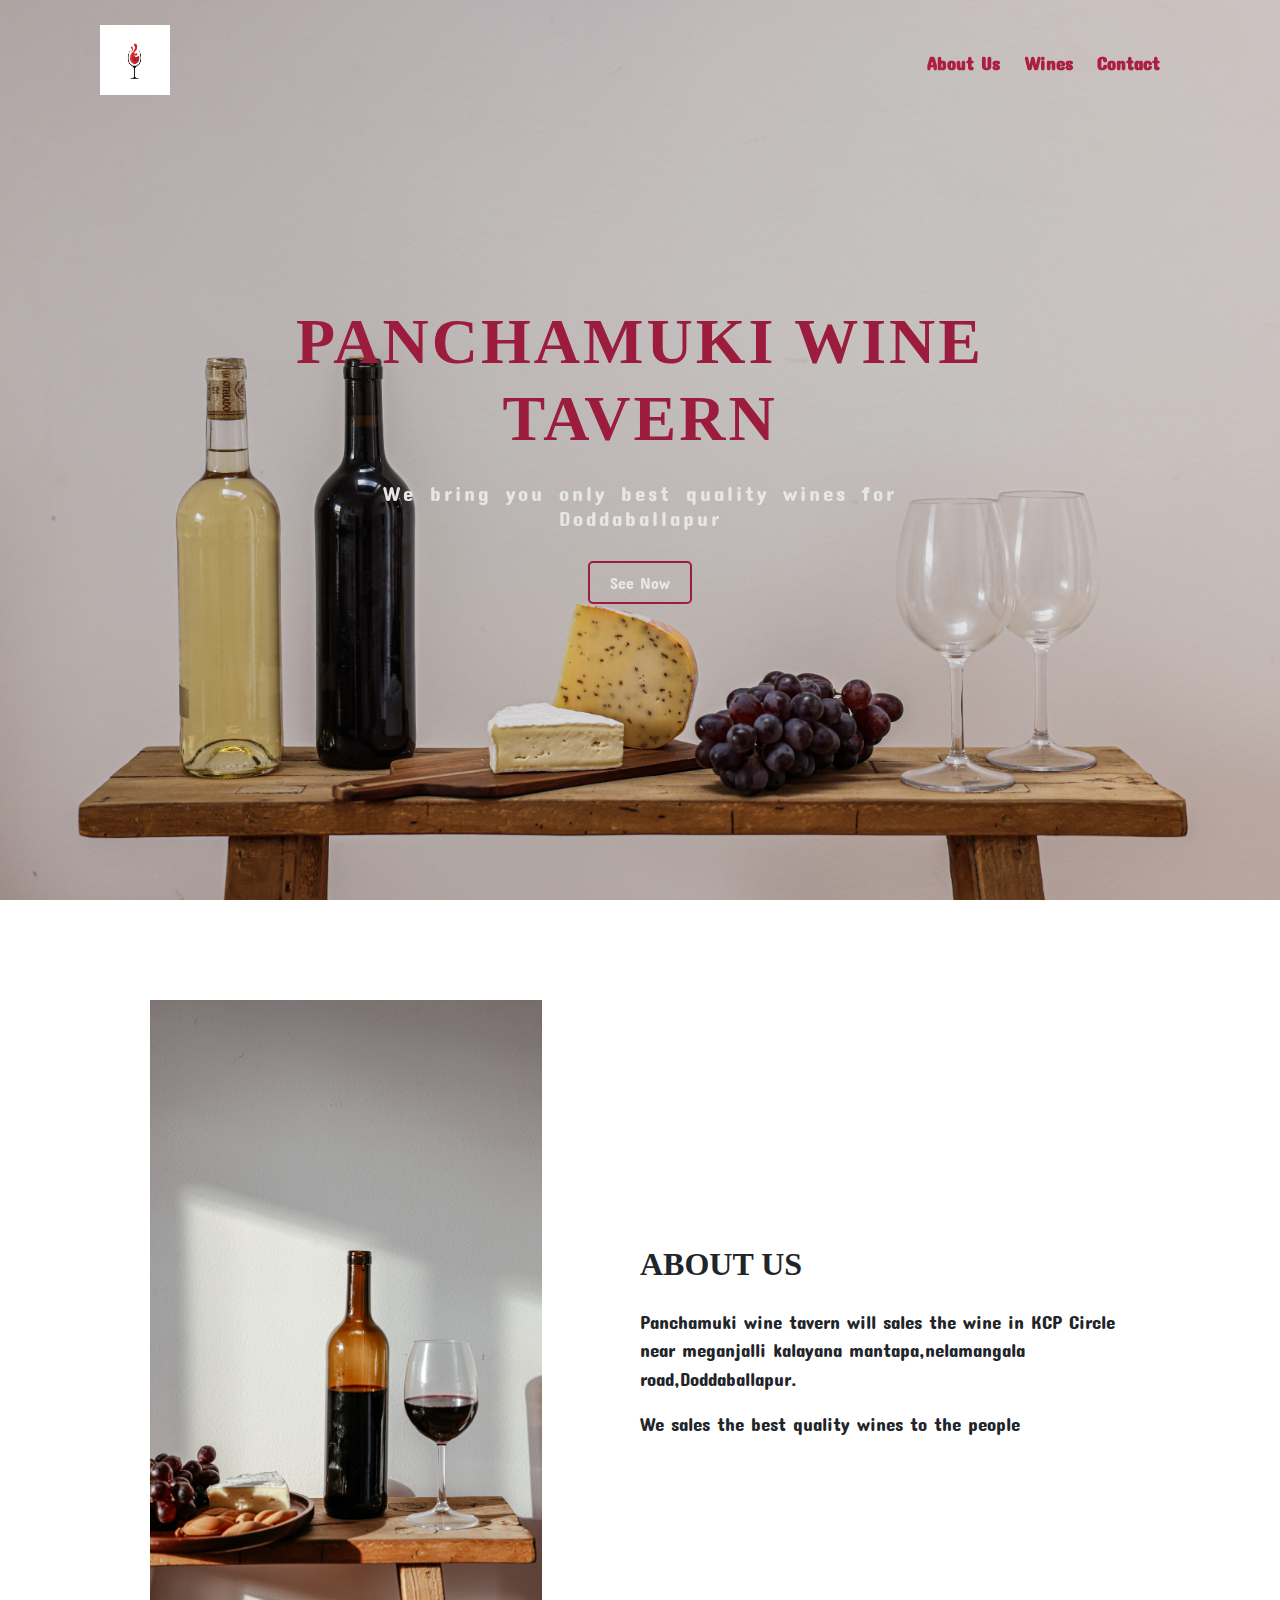
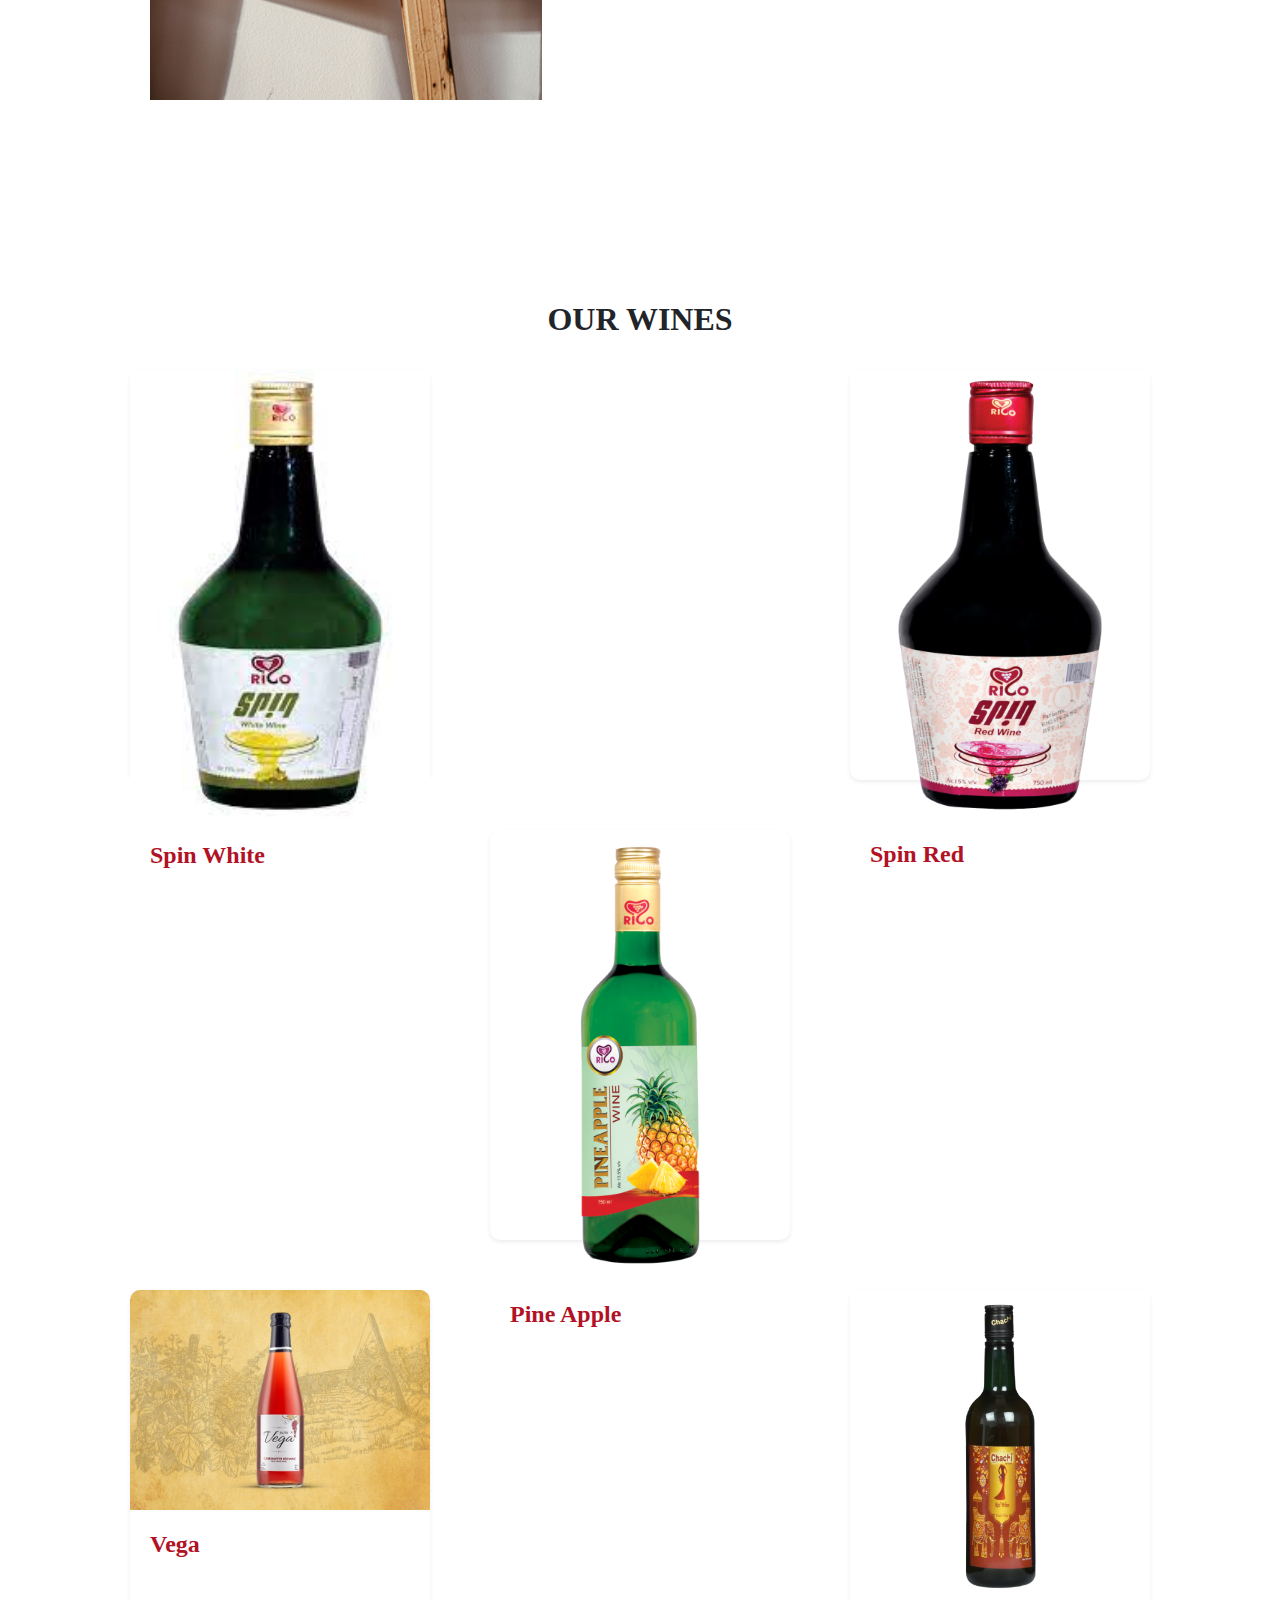
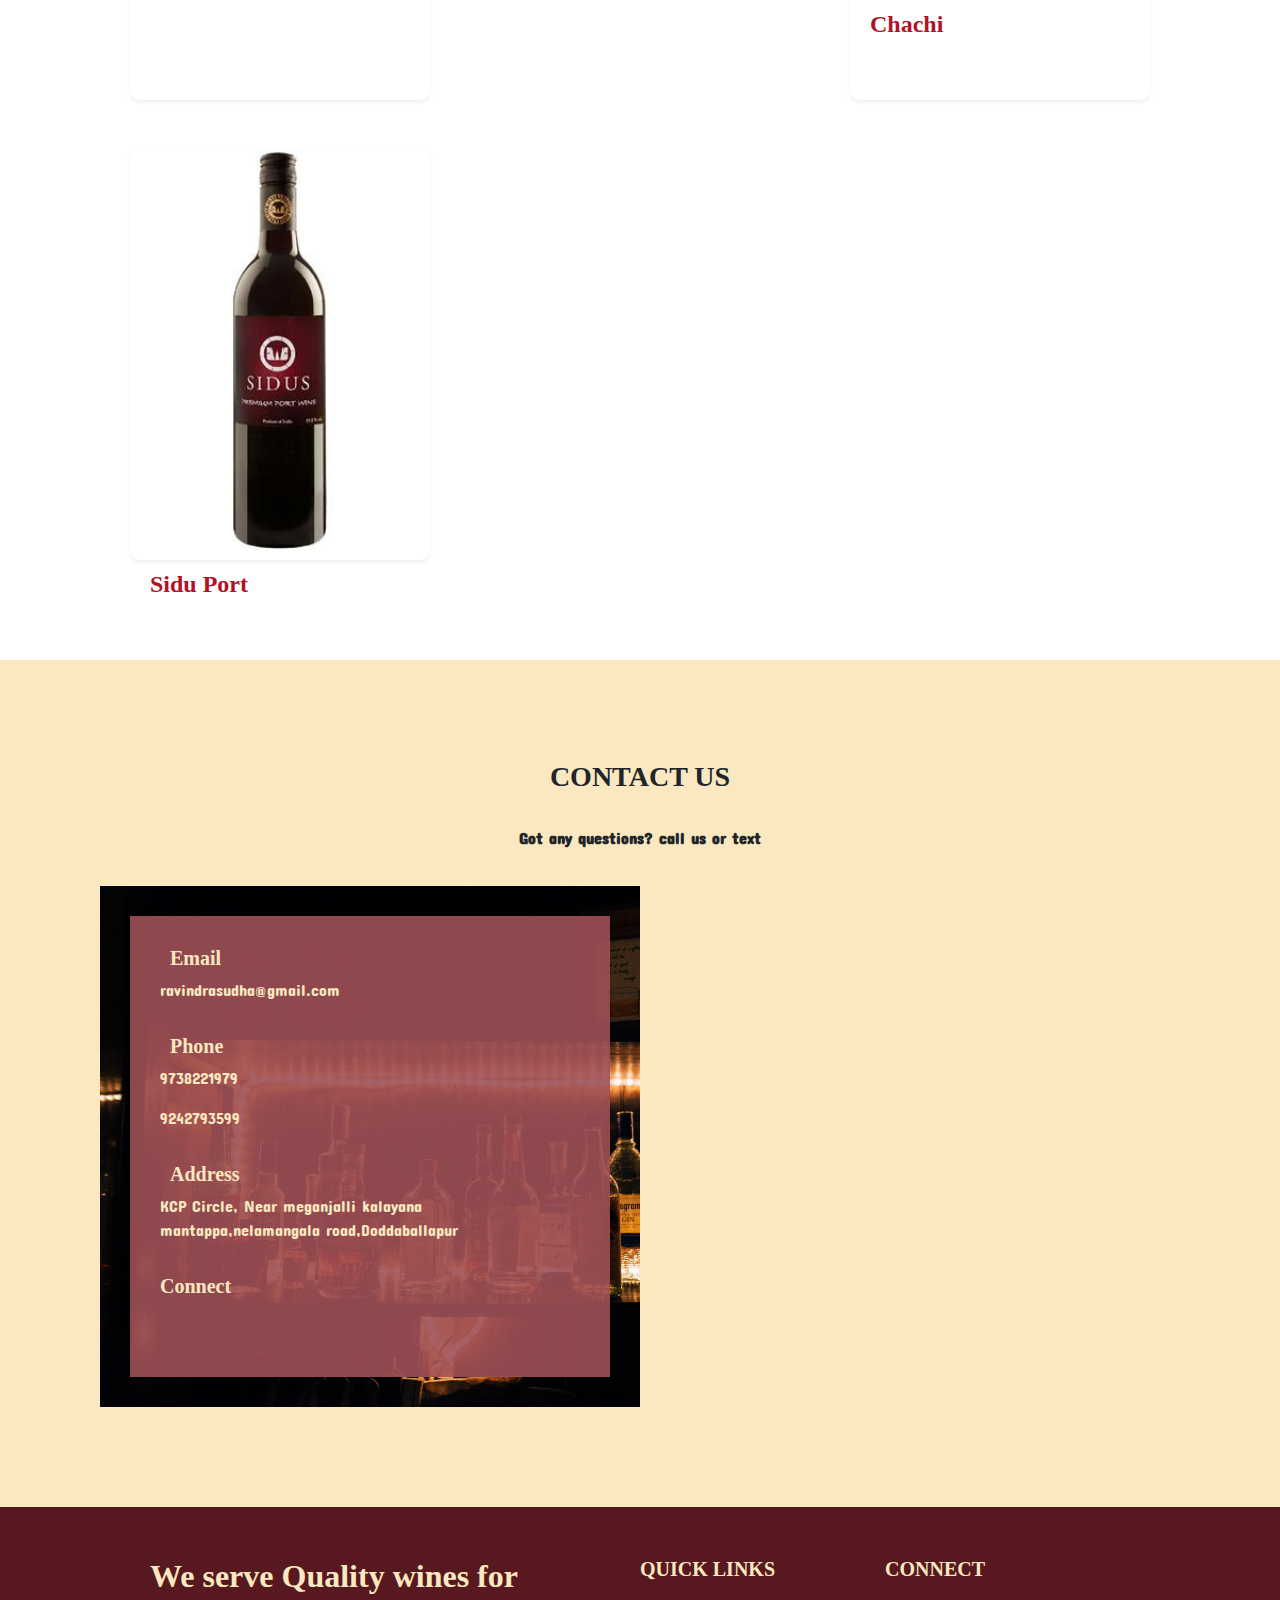
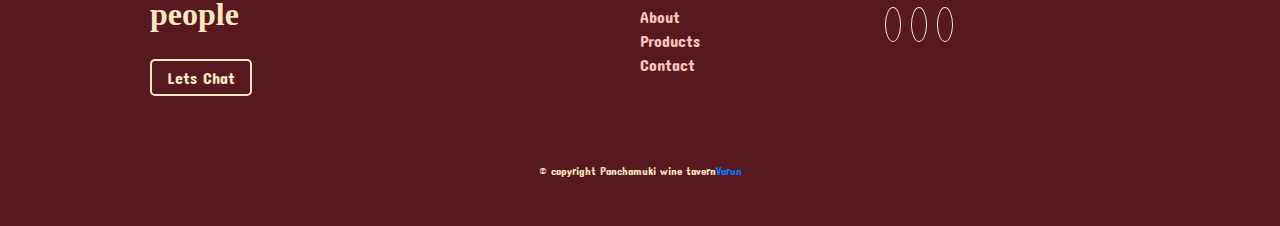
<file: panchamuki/index.html>
<!doctype html>
<html lang="en">
	<head>
		<title>PANCHAMUKI WINE TAVERN</title>
		<!-- Required meta tags -->
		<meta charset="utf-8">
		<meta name="viewport" content="width=device-width, initial-scale=1, shrink-to-fit=no">


		<!-- Bootstrap CSS -->
		<link rel="stylesheet" href="https://stackpath.bootstrapcdn.com/bootstrap/4.3.1/css/bootstrap.min.css" integrity="sha384-ggOyR0iXCbMQv3Xipma34MD+dH/1fQ784/j6cY/iJTQUOhcWr7x9JvoRxT2MZw1T" crossorigin="anonymous">

		<!--fontawesome-->
		<link rel="stylesheet" href="https://use.fontawesome.com/releases/v5.7.0/css/all.css" integrity="sha384-lZN37f5QGtY3VHgisS14W3ExzMWZxybE1SJSEsQp9S+oqd12jhcu+A56Ebc1zFSJ" crossorigin="anonymous">
	
		<link rel="stylesheet" href="style.css">
	</head>
	<body>
		<header>
			<div class="topnav fixed-top" id="myTopnav">
				<div class="nav-logo">
					<a href="#" class="navbar-brand"><img src="images/wi.jpeg" alt="logo" height="70px" width="70px"></a>
				</div>
				<div class="overlay-wrapper">
					<div class="overlay" id="myNav">
						<a href="javascript:void(0)" class="closeBtn" onclick="closeNav()" title="close nav"><i class="fas fa-times"></i></a>
						<div class="navlinks">
							<a href="index.html#about" class="navlink">About Us</a>
							<a href="#products" class="navlink">Wines</a>
							<a href="#contact" class="navlink">Contact</a>
							
						</div>
					</div>
					
				</div>
			</div>

			<div id="cart">
				<div class="cart-main">
					<div class="cart-top">
						<h4 class="title font-weight-bold">Your Cart</h4>
						<a href="javascript:void(0)" class="closeCart" onclick="closeCart()" title="close cart"><i class="fas fa-times"></i></a>
					</div>
					<div id="buyItems">
						<h4 class="empty">Your cart is empty</h4>
						<!--<div class="buyItem">
							<img src="images/product-images/adega-red.png" alt="">
							<div class="product-summary">
								<h6>Santa Esperanca White</h6>
								<p>N2500</p>
							</div>
							<div class="product-extra">
								<button class="deleteBtn" ><i class="fas fa-trash"></i></button
								<div class="quantity-wrapper">
									<button id="addQty" class="addQty change-qty">+</button>
									<p class="product-quantity" id="qty">0</p>
									<button id="reduceQty" class="reduceQty change-qty">-</button>
								</div>
							</div>

							
						</div>
						<div class="total-wrapper">
							<h6>Total</h6>
							<p id="sumTotal"></p>
						</div> -->
						
					</div>	
					<div class="total-wrapper hidden  pt-3 pr-4">
						<h5>Total</h4>
						<p id="sumTotal"></p>
					</div>
					
					<button class="btn mt-4 checkout hidden">Check out</button>
					
				</div>
			</div>
		</header>
		<main>
			<section id="banner">
				<div class="banner-text">
					<h1 class="uppercase">Panchamuki wine TAVERN</h1>
					<p class="pt-3 pb-4">We bring you only  best quality wines for Doddaballapur</p>
					<a href="#products" class="banner-btn">See Now</a>
					
				</div>
			</section>

			<section id="about">
				<div class="about-image">
					<img src="images/wine-bottle.jpg" alt="">
				</div>
				<div class="about-text">
					<h2 class="uppercase pb-3 header">About us</h2>
					<p>Panchamuki wine tavern will sales the wine in KCP Circle near meganjalli kalayana mantapa,nelamangala road,Doddaballapur.</p>
					<p> We sales the best quality wines to the people</p>
				</div>
			</section>

			<section id="products">
				<h2 class="uppercase text-center pb-4 header">Our wines</h2>
				<!--<p class="p-intro">Get a 20% discount when you buy up to 6 wines</p>-->
				<div class="product-wrapper">
					<div class="product-item card shadow-sm">
						<img src="images/product-images/spin wite.jpeg" alt="santa white" class="card-img-top">
						<div class="product-title card-body">
							<a href="products/product1.html" class="p-title-link">
								<h4 class="productName">Spin White</h4>
							</a>
							
						</div>
					</div>
					<br>
					<!--end of product-item div-->

					<div class="product-item card shadow-sm">
						<img src="images/product-images/spin-red-wine.png" alt="santa red" class="card-img-top">
						<div class="product-title card-body" >
							<a href="products/product2.html" class="p-title-link">
								<h4 class="productName">Spin Red</h4>
							</a>
							
						</div>
					</div>
					<br>
					<!--end of product item div-->

					<div class="product-item card shadow-sm">
						<img src="images/product-images/pineapple-wine.png" alt="santa Rose" class="card-img-top">
						<div class="product-title card-body">
							<a href="products/product3.html" class="p-title-link">
								<h4 class="productName">Pine Apple</h4>
							</a>
							
						</div>
					</div>
					<br>
					<!--end of product-item div-->

					<div class="product-item card shadow-sm">
						<img src="images/product-images/vega.jpeg" alt="adega red" class="card-img-top">
						<div class="product-title card-body">
							<a href="products/product4.html" class="p-title-link">
								<h4 class="productName">Vega</h4>
							</a>
							
						</div>
					</div>
					<br>

					<!--end of product-item div-->
					<div class="product-item card shadow-sm">
						<img src="images/product-images/chachi.png" alt="Beroni white" class="card-img-top beroni-white">
						<div class="product-title card-body">
							<a href="products/product5.html" class="p-title-link">
								<h4 class="productName">Chachi</h4>
							</a>
							
						</div>
					</div>

					<!--end of product-item div-->
					<div class="product-item card shadow-sm">
						<img src="images/product-images/siduport.jpeg" alt="Beroni red" class="card-img-top">
						<div class="product-title card-body">
							<a href="products/product6.html" class="p-title-link">
								<h4 class="productName">Sidu Port</h4>
							</a>
							
							<!--end of product inner div-->
						</div>
						<!--end of product title div-->
					</div>
					<!--end of product item div-->
				</div>
			</section>
			<section id="contact">
				<h3 class="text-center uppercase pb-4 header">Contact Us</h3>
				<p class="p-intro">Got any questions? call us or text  </p>
				<div class="contact-wrapper">
					<div class="contact-info">
						<div class="contact-info-wrapper shadow-sm">
							<div class="email contact-item pb-3">
								<div class="contact-title">
									<i class="fas fa-envelope"></i>
									<h5>Email</h5>
								</div>
								<p>ravindrasudha@gmail.com</p>
							</div>
							<div class="phone contact-item pb-3">
								<div class="contact-title">
									<i class="fas fa-phone"></i>
									<h5>Phone</h5>
								</div>
								<div class="phone-num">
									<p>9738221979</p>
									<p>9242793599</p>
								</div>
							</div>
							<div class="address contact-item pb-3">
								<div class="contact-title">
									<i class="fas fa-map-marker-alt"></i>
									<h5>Address</h5>
								</div>
								<p>KCP Circle, Near meganjalli kalayana mantappa,nelamangala road,Doddaballapur</p>
							</div>
							<div class="socials contact-item pb-3">
								<h5 class="">Connect</h5>
								<a href="#"><i class="fab fa-facebook"></i></a>
								<a href="#"><i class="fab fa-instagram"></i></a>
								<a href="#"><i class="fab fa-twitter"></i></a>
							</div>
						</div>
					</div>

					
				</div>
				
				
			</section>

			<footer id="footer">
				<div class="footer-wrapper">
					<div class="footer-cta pb-5">
						<h2 class="pb-4">We serve Quality wines for people</h2>
						<a href="#contact" class="footer-btn">Lets Chat</a>
					</div>
					<div class="footer-links">
						<h5 class="pb-3 uppercase">Quick Links</h5>
						<a href="#about">About</a>
						<a href="#products">Products</a>
						<a href="#contact">Contact</a>
					</div>
					<div class="footer-socials">
						<h5 class="pb-4 uppercase">Connect</h5>
						<a href="#"><i class="fab fa-facebook"></i></a>
						<a href="#"><i class="fab fa-instagram"></i></a>
						<a href="#"><i class="fab fa-twitter"></i></a>
					</div>
				</div>
				<p class="attribution pt-4">&copy; copyright Panchamuki wine tavern<a href="">Varun</a></p>
			</footer>
		</main>
			
		<script src="control.js"></script>
		<script src="cart.js"></script>
		<!-- Optional JavaScript -->
		<!-- jQuery first, then Popper.js, then Bootstrap JS -->
		<script src="https://code.jquery.com/jquery-3.3.1.slim.min.js" integrity="sha384-q8i/X+965DzO0rT7abK41JStQIAqVgRVzpbzo5smXKp4YfRvH+8abtTE1Pi6jizo" crossorigin="anonymous"></script>
		<script src="https://cdnjs.cloudflare.com/ajax/libs/popper.js/1.14.7/umd/popper.min.js" integrity="sha384-UO2eT0CpHqdSJQ6hJty5KVphtPhzWj9WO1clHTMGa3JDZwrnQq4sF86dIHNDz0W1" crossorigin="anonymous"></script>
		<script src="https://stackpath.bootstrapcdn.com/bootstrap/4.3.1/js/bootstrap.min.js" integrity="sha384-JjSmVgyd0p3pXB1rRibZUAYoIIy6OrQ6VrjIEaFf/nJGzIxFDsf4x0xIM+B07jRM" crossorigin="anonymous"></script>
	</body>
</html>
</file>
<file: panchamuki/style.css>
@import url('https://fonts.googleapis.com/css2?family=BhuTuka+Expanded+One&family=Concert+One&family=Bellefair');

:root {
	--white-wine: #f9e8c0;
	--white-wine2: #eeedc4;
	--red: #b11226;
	--red2: #58181f;
	--rose: #9f5057;
	--rose2: #ac1f43;
	--rose3: #fac4bb;
}

/* -------------------- */
/* Reset */
/* -------------------- */

/* Box sizing */
*, 
*::before,
*::after {
	box-sizing: border-box;
}
html {
	scroll-behavior: smooth;
}

body, h1, h2, h3, h4, h5, p, figure, picture {
	margin: 7;
	padding: 7;
}

body {   
	line-height: 1.5;
	min-height: 100vh;	

}

img, picture {
	max-width: 100%;
	display: block;
}

button {
	font: inherit;
}
.space {
	letter-spacing: 3px;
	word-spacing: 3px;
}
h1, h2, h3, h4, h5, h6 {
	font-family: 'aireal', serif;
	font-weight: bolder;
}
p, a {
	font-family: 'Concert One', cursive;
}


/* -------------------- */
/* utility classes */
/* -------------------- */
.flex {
	display: flex;
}
.uppercase {
	text-transform: uppercase;
}

/* -------------------- */
/* Navbar  */
/* -------------------- */
#myTopnav {
	transition: background-color .5s ease-in-out;
}
.topnav {
	display: flex;
}
.navlink {
	position: relative;
	font-weight: bolder;
}
.navlink::after {
	position: absolute;
	content: "";
	background-color: var(--dark-grayish-blue);
	height: 5px;
	width: 100%;
	transform: scale(0);
	bottom: 0;
	left: 0;
	transition: .5s ease;
}
.navlink:hover::after {
	width: 100%;
	transform: scale(1);
	background-color: var(--dark-grayish-blue);
}
.navshadow {
	border-bottom: 2px solid var(--rose);
	background-color: white;
}
.nav-cart {
	display: flex;
	align-items: center;
}

.nav-cart .cart-link {
	padding-right: 10px;
}
.cart-link .cartBtn {
	color: black;
}


#cart {
	z-index: 999999;
	height: 100%;
	width: 100%;
	display: none;
	position: fixed;
	background-color: rgb(0, 0, 0, 0.8);
	transition: 1s;
}
.cart-main {
	background-color: white;
	border-radius: 10px;
	transition: 1s;
	display: flex;
	flex-direction: column;
}
.cart-top {
	display: flex;
	justify-content: space-between;
	background-color: var(--rose2);
	padding: 20px;
	border-top-left-radius: 10px;
	border-top-right-radius: 10px;
	color: var(--white-wine);
}
.cart-top .fas {
	color: var(--white-wine);
}

#buyItems {
	display: flex;
  flex-direction: column;
  justify-content: center;
  align-items: center;
}
.empty {
	justify-self: center;
	margin: 25% auto;
}



.checkout {
	background-color: var(--rose2);
	color: var(--white-wine);
	width: 30%;
	justify-self: center;
	margin: 0 auto;
}
.hidden {
	display: none;
	visibility: none;
}
.buyItem {
	display: flex;
	justify-content: space-around;
	width: 100%;
	padding: 20px;
	border-bottom: 1px solid black;
}
.product-cart-image {
	width: 20%;
}
.product-cart-image img {
	width: 100%;
	height: 100px;
}
.product-summary {
	align-self: center;
	width: 50%;
	padding-inline: 20px;
}
.total-wrapper {
	text-align: right;
}
.product-extra {
	display: flex;
	align-items: center;
	width: 30%;
	
}
.deleteItem {
	width: 30%;
	margin-left: 10px;
}
.deleteBtn {
	border: none;
	background-color: transparent;
}
.deleteBtn .fa-trash:focus {
	border: none;
	background-color: transparent;
}
.quantity-wrapper {
	border: 1px solid lightgrey;
	background-color: hsl(223, 64%, 98%);
	border-radius: 10px;
	display: flex;
	justify-content: space-between;
	align-items: center;
	align-self: center;
	width: 70%;
}
.quantity-wrapper button {
	border: none;
	background-color: transparent;
	color: var(--rose2);
	font-size: 1.5rem;
	font-weight: bolder;
	padding: 5px;
	align-self: center;
}
.quantity-wrapper button:active {
	border: none;
}




/* -------------------- */
/* Banner  */
/* -------------------- */
#banner {
	background-image: url('images/banner1.jpg');
	background-size: cover;
	background-repeat: no-repeat;
	filter: brightness(90%);
	height: 100vh;
	display: flex;
	justify-content: center;
	align-items: center;
}

.banner-text {
	color: white;
	text-align: center;
}
.banner-text h1 {
	font-size: 2rem;
	font-weight: bolder;	
	color: var(--rose2);
	letter-spacing: 3px;
}
.banner-text p {
	font-size: 1.3rem;
	letter-spacing: 3px;
	word-spacing: 3px;
	line-height: 1.2;
}
.banner-btn {
	border: 2px solid var(--rose2);
	padding: 10px 20px;
	color: white;
	border-radius: 5px;
	transition: .5s;
}
.banner-btn:hover {
	color: white;
	text-decoration: none;
	background-color: var(--rose2);
	transition: .5s;
}



/* -------------------- */
/* Products  */
/* -------------------- */

.p-intro {
	padding-bottom: 20px;
	text-align: center;
	font-weight: bolder;
	padding-inline: 20px;
}
.product-item {
	margin-inline: auto;
}

#products .card {
	height: 410px;
	width: 300px;
	border: none;
	border-radius: 10px;
}
#products .card:hover {
	border: 2px solid var(--red);
}
#products .card .card-img-top {
	border-top-left-radius: 10px;
	border-top-right-radius: 10px;
}
.card-body {
	/*background-color: var(--white-wine);*/
	border-bottom-left-radius: 10px;
	border-bottom-right-radius: 10px;
}
img.beroni-white {
	height: 300px;
	object-fit: contain;
}
.p-title-link {
	color: var(--red);
	font-size: 1.2rem;
	padding-bottom: 20px;
	font-weight: bold;
}
.p-title-link:hover {
	color: var(--red2);
	text-decoration: none;
}
.product-inner {
	display: flex;
	justify-content: space-between;
	padding-top: 10px;
}
.price {
	align-self: center;
	font-weight: bolder;
	font-size: 1.3rem;
}

.add-btn {
	border: none;
	background-color: var(--red);
	color: white;
	border-radius: 5px;
	height: 100%;
	align-self: center;
	
}

/* -------------------- */
/* Contact */
/* -------------------- */
#contact {
	background-color: var(--white-wine);

}
.contact-info {
	background-image: url('images/banner.jpg');
	background-size: cover;
	background-repeat: no-repeat;
}
.contact-info-wrapper {
	background-color: rgb(159, 80, 87, 0.9);
	/*background-color: rgb(172, 31, 67, 0.9);
	background-color: rgb(250, 196, 187, 0.9);*/
	padding: 30px;	
	color: var(--white-wine);
}
.socials a {
	color: var(--white-wine);
	padding-right: 10px;
}
.contact-item {
	padding-bottom: 10px;
}
.contact-title {
	display: flex;
}
.contact-item .fas {
	padding-top: 7px;
	padding-right: 10px;
}

.contact-form form {
	border: 2px solid var(--rose);
	padding: 20px;
	border-radius: 10px;
}
.contact-form .form-control{
	background-color: var(--rose);
	color: var(--white-wine);
}
.form-control::placeholder {
	color: var(--white-wine);
}
.form-item {
	padding-bottom: 20px;
}
.submit-btn {
	background-color: var(--rose);
	border: none;
	border-radius: 5px;
	padding: 5px 10px;
	color: var(--white-wine);
	margin-top: 20px;
}


/* -------------------- */
/* Footer */
/* -------------------- */
#footer {
	background-color: var(--red2);
	color: var(--white-wine);
}
.footer-btn {
	border: 2px solid var(--white-wine);
	color: var(--white-wine);
	padding: 7px 15px;
	border-radius: 5px;
	
}
.footer-btn:hover {
	text-decoration: none;
	color: var(--white-wine);
	
}
.footer-links a {
	display: block;
	color: var(--rose3);
}
.footer-socials a {
	border: 1px solid var(--white-wine2);
	border-radius: 50%;
	margin-right: 10px;
	padding: 7px;
	color: var(--white-wine2);
}
.footer-socials a:hover {
	color: var(--rose3);
	border-color: var(--rose3);
}
.attribution {
	text-align: center;
	font-size: 0.7rem;
}


@media screen and (max-width: 768px) {
/* -------------------- */
/* Navigation  */
/* -------------------- */
.topnav {
	justify-content: space-between;
	align-items: center;
	padding: 10px 30px;
}

.overlay {
	width: 0;
	height: 100%;
	position: fixed;
	z-index: 1;
	top: 0;
	right: 0;
	background-color: rgb(172, 31, 67, 0.99);
	overflow-x: hidden;
	transition: 0.5s;
	opacity: 0.9;
	padding-top: 20px;
}
.closeBtn {
	padding-right:30px;
	padding-top: 10px;
	display: flex;
	justify-content: flex-end;
	align-items: center;
	color: var(--white-wine2);
}
.navlinks {
	padding: 20px 30px;
}
.navlinks a {
	display: block;
	color: var(--white-wine2);
	font-size: 1.2rem;
	text-decoration: none;
	margin-bottom: 20px;
}
.navlinks a:hover {
	color: var(--white-wine);
}


.cart-main {
	width: 90%;
	height: 80%;
	position: relative;
	padding-bottom: 50px;
	margin: 50px auto;
	overflow-y: auto;
}

/* -------------------- */
/* Banner  */
/* -------------------- */
	.banner-text {
		padding-inline: 30px;
	}


	/* -------------------- */
	/* about  */
	/* -------------------- */
	#about {
		padding: 50px 30px;
	}
	.about-text {
		text-align: center;
		padding-top: 30px;
	}


	/* -------------------- */
	/* Products */
	/* -------------------- */
	#products {
		padding: 50px 30px;
	}
	.product-item {
		margin-bottom: 30px;
	}

	/* -------------------- */
	/* Contact */
	/* -------------------- */
	#contact {
		padding-block: 50px;
	}
	.contact-form {
		padding: 30px 20px;
	}
	.contact-info {
		
		padding: 30px;
	}
	.contact-info-wrapper {
		height: 100%;
		
	}
	.contact-info-wrapper p {
		font-size: 1rem;
	}

	/* -------------------- */
	/* Footer */
	/* -------------------- */
	#footer {
		padding: 50px 30px 30px 30px;
	}
	.footer-cta, .footer-links {
		padding-bottom: 30px;
	}
}

@media screen and (min-width: 768px) {
/* -------------------- */
/* Navigation  */
/* -------------------- */
.topnav {
	justify-content: space-between;
	align-items: center;
	padding: 20px 100px;
}
.openBtn, .closeBtn {
	display: none;
}
.navlinks a {
	margin-right: 20px;
	color: var(--rose2);
	font-size: 1.2rem;
	padding-bottom: 20px;
}
.navlink:hover {
	text-decoration: none;
}
.navlink::after {
	position: absolute;
	content: "";
	background-color: var(--red);
	height: 5px;
	width: 100%;
	transform: scale(0);
	bottom: 0;
	left: 0;
	transition: .5s ease;
}
.navlink:hover::after {
	width: 100%;
	transform: scale(1);
	background-color: var(--red);
}
.overlay-wrapper {
	display: flex;
}
.nav-cart {
	display: flex;
}
.cart-main {
	width: 50%;
	height: 80%;
	margin: 50px auto;
	position: relative;
	padding-bottom: 50px;
	overflow-y: auto;
}
.buyItem {
	padding-inline: 50px;
}
.buyItem img {
	object-fit: contain;
	width: 100px;
	height: 100px;
}

/* -------------------- */
/* Banner  */
/* -------------------- */
	#banner {
		background-size: cover;
		background-position: center;
	}
	.banner-text {
		width: 60%;
		margin-inline: auto;
	}
	.banner-text h1 {
		font-size: 4rem;
	}
	.banner-text p {
		width: 70%;
		margin-inline: auto;
	}

	/* -------------------- */
	/* About */
	/* -------------------- */
	#about {
		display: flex;
		height: 100vh;
		padding: 100px 150px;
	}
	.about-image {
		width: 50%;
	}
	.about-image img {
		height: 100%;
		width: 80%;
		object-fit: cover;
	}

	.about-text {
		width: 50%;
		align-self: center;
	}
	.about-text p {
		font-size: 1.2rem;
	}


	/* -------------------- */
	/* Products */
	/* -------------------- */
	#products {
		padding: 100px 100px;
	}
	.product-wrapper {
		display: grid;
		grid-template-columns: auto auto auto;
		row-gap: 50px;
	}

	/* -------------------- */
	/* Contact */
	/* -------------------- */
	#contact {
		padding: 100px;
		
	}
	.contact-wrapper {
		display: flex;
	}
	.contact-info {
		width: 50%;
		padding: 30px;
		height: 80%;
		margin-right: 60px;
	}
	.contact-info-wrapper {
		height: 100%;
		margin-block: auto;
	}
	.contact-form {
		width: 50%;
	}

	/* -------------------- */
	/* Footer */
	/* -------------------- */
	#footer {
		padding-inline: 150px;
		padding-top: 50px;
		padding-bottom: 30px;
	}
	.footer-wrapper {
		display: flex;
		justify-content: flex-end;
		
	}
	.footer-cta {
		width: 50%;
	}
	.footer-cta h2 {
		width: 80%;
	}
	.footer-links {
		width: 25%;
	}
	.footer-socials {
		width: 25%;
	}
	
}

@media screen and (min-width: 768px) and (max-width: 1200px) {
 
	.cart-main {
		width: 80%;
	}

	#about {
		padding-inline: 50px;
	}
	.about-image img {
		width: 90%;
	}

	#prducts {
		padding-inline: 50px;
	}
	.product-wrapper {
		grid-template-columns: auto auto;
		column-gap: 20px;
		margin-inline: auto;
	}

	#contact {
		padding-inline: 30px;
	}
	.contact-info {
		margin-right: 30px;
	}

	#footer {
		padding-inline: 50px;
	}
}
</file>
